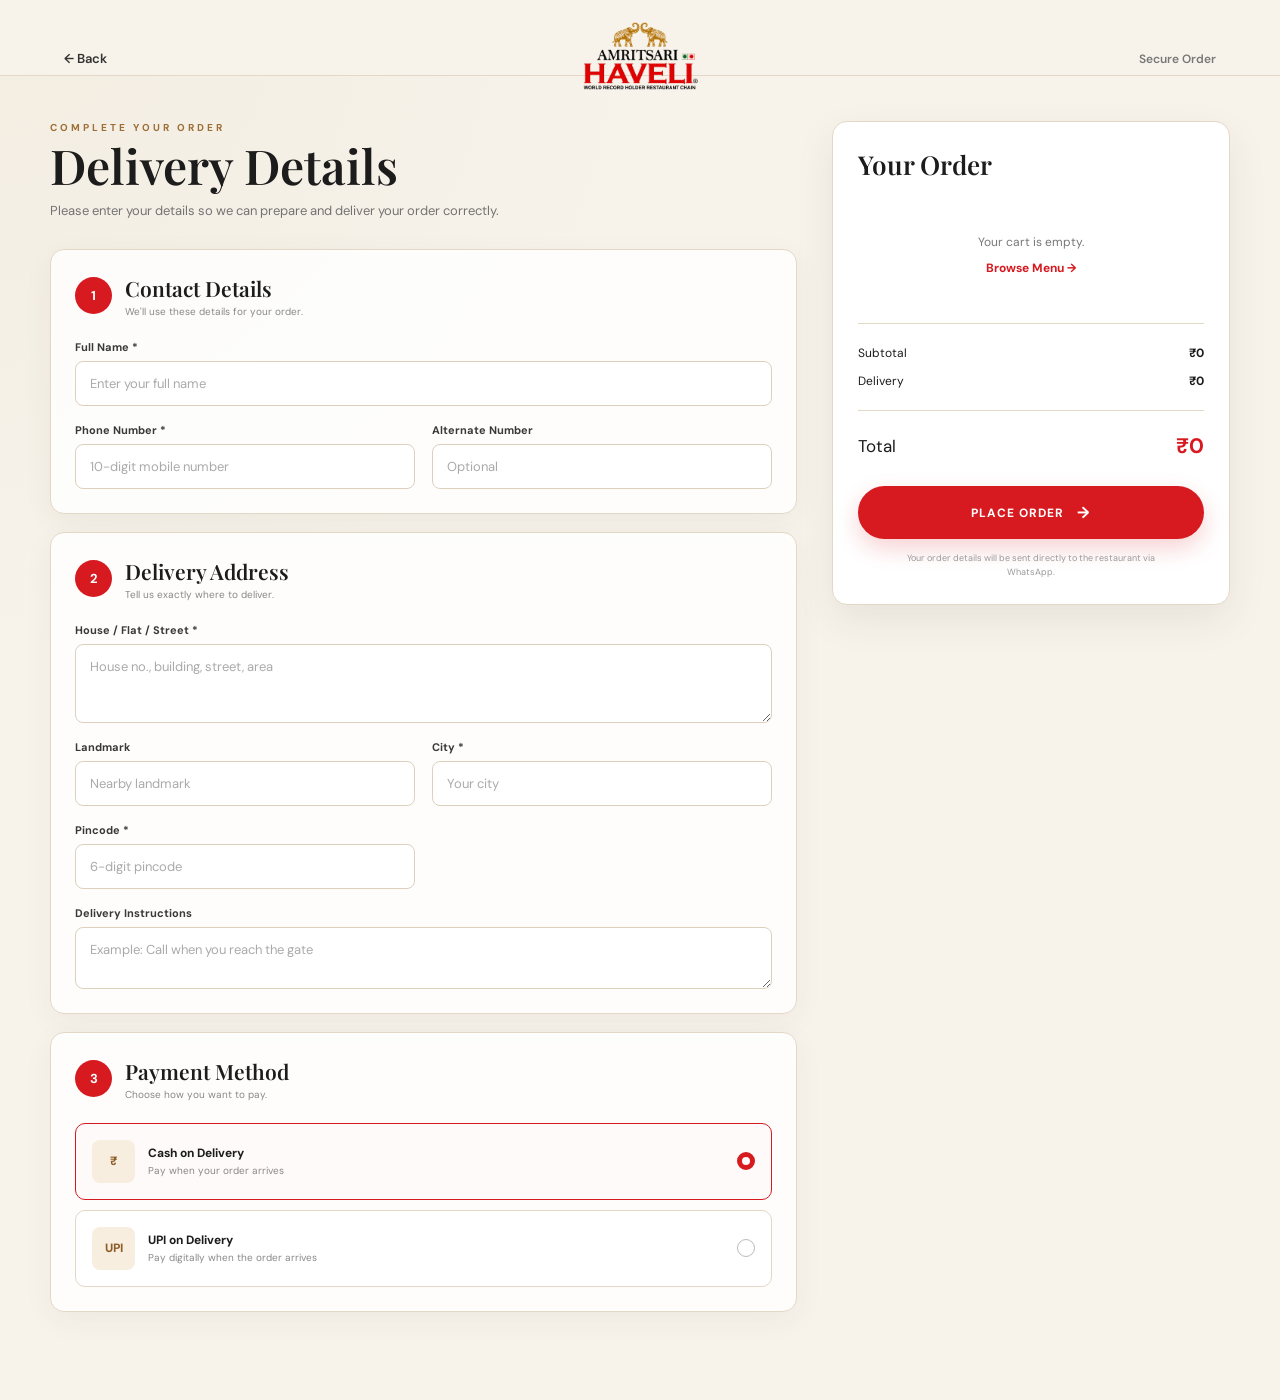
<file: checkout.html>
<!doctype html>
<html lang="en">

<head>
    <meta charset="utf-8">

    <meta
        name="viewport"
        content="width=device-width, initial-scale=1, viewport-fit=cover"
    >

    <title>Checkout — Amritsari Haveli</title>

    <link rel="preconnect" href="https://fonts.googleapis.com">
    <link rel="preconnect" href="https://fonts.gstatic.com" crossorigin>

    <link
        href="https://fonts.googleapis.com/css2?family=DM+Sans:wght@400;500;600;700&family=Playfair+Display:wght@500;600;700&display=swap"
        rel="stylesheet"
    >

    <link rel="stylesheet" href="css/checkout.css">
</head>

<body>

    <!-- HEADER -->
    <header class="checkout-header">

        <a href="index.html" class="back-btn">
            ← Back
        </a>

        <a href="index.html" class="checkout-logo">
            <img
                src="assets/logo/logo-nav.png"
                alt="Amritsari Haveli"
            >
        </a>

        <div class="secure-text">
            Secure Order
        </div>

    </header>


    <!-- PAGE -->
    <main class="checkout-container">

        <!-- LEFT -->
        <section class="checkout-details">

            <div class="checkout-heading">

                <p class="eyebrow">
                    COMPLETE YOUR ORDER
                </p>

                <h1>
                    Delivery Details
                </h1>

                <p>
                    Please enter your details so we can prepare
                    and deliver your order correctly.
                </p>

            </div>


            <form id="checkoutForm">

                <!-- CONTACT -->
                <div class="form-card">

                    <div class="card-title">

                        <span class="number">
                            1
                        </span>

                        <div>
                            <h2>Contact Details</h2>

                            <p>
                                We'll use these details for your order.
                            </p>
                        </div>

                    </div>


                    <div class="form-grid">

                        <div class="field full">

                            <label for="customerName">
                                Full Name *
                            </label>

                            <input
                                type="text"
                                id="customerName"
                                placeholder="Enter your full name"
                                required
                            >

                        </div>


                        <div class="field">

                            <label for="phone">
                                Phone Number *
                            </label>

                            <input
                                type="tel"
                                id="phone"
                                placeholder="10-digit mobile number"
                                maxlength="10"
                                inputmode="numeric"
                                required
                            >

                        </div>


                        <div class="field">

                            <label for="alternatePhone">
                                Alternate Number
                            </label>

                            <input
                                type="tel"
                                id="alternatePhone"
                                placeholder="Optional"
                                maxlength="10"
                                inputmode="numeric"
                            >

                        </div>

                    </div>

                </div>



                <!-- ADDRESS -->
                <div class="form-card">

                    <div class="card-title">

                        <span class="number">
                            2
                        </span>

                        <div>
                            <h2>Delivery Address</h2>

                            <p>
                                Tell us exactly where to deliver.
                            </p>
                        </div>

                    </div>


                    <div class="form-grid">

                        <div class="field full">

                            <label for="address">
                                House / Flat / Street *
                            </label>

                            <textarea
                                id="address"
                                rows="3"
                                placeholder="House no., building, street, area"
                                required
                            ></textarea>

                        </div>


                        <div class="field">

                            <label for="landmark">
                                Landmark
                            </label>

                            <input
                                type="text"
                                id="landmark"
                                placeholder="Nearby landmark"
                            >

                        </div>


                        <div class="field">

                            <label for="city">
                                City *
                            </label>

                            <input
                                type="text"
                                id="city"
                                placeholder="Your city"
                                required
                            >

                        </div>


                        <div class="field">

                            <label for="pincode">
                                Pincode *
                            </label>

                            <input
                                type="text"
                                id="pincode"
                                placeholder="6-digit pincode"
                                maxlength="6"
                                inputmode="numeric"
                                required
                            >

                        </div>


                        <div class="field full">

                            <label for="instructions">
                                Delivery Instructions
                            </label>

                            <textarea
                                id="instructions"
                                rows="2"
                                placeholder="Example: Call when you reach the gate"
                            ></textarea>

                        </div>

                    </div>

                </div>



                <!-- PAYMENT -->
                <div class="form-card">

                    <div class="card-title">

                        <span class="number">
                            3
                        </span>

                        <div>
                            <h2>Payment Method</h2>

                            <p>
                                Choose how you want to pay.
                            </p>
                        </div>

                    </div>


                    <label class="payment-option">

                        <input
                            type="radio"
                            name="payment"
                            value="Cash on Delivery"
                            checked
                        >

                        <span class="payment-icon">
                            ₹
                        </span>

                        <span class="payment-info">

                            <strong>
                                Cash on Delivery
                            </strong>

                            <small>
                                Pay when your order arrives
                            </small>

                        </span>

                        <span class="radio-ui"></span>

                    </label>


                    <label class="payment-option">

                        <input
                            type="radio"
                            name="payment"
                            value="UPI on Delivery"
                        >

                        <span class="payment-icon">
                            UPI
                        </span>

                        <span class="payment-info">

                            <strong>
                                UPI on Delivery
                            </strong>

                            <small>
                                Pay digitally when the order arrives
                            </small>

                        </span>

                        <span class="radio-ui"></span>

                    </label>

                </div>


                <!-- MOBILE PLACE ORDER -->
                <button
                    type="submit"
                    class="place-order mobile-place-order"
                >

                    PLACE ORDER

                    <span>
                        →
                    </span>

                </button>

            </form>

        </section>



        <!-- RIGHT SIDE ORDER SUMMARY -->
        <aside class="order-summary">

            <h2>
                Your Order
            </h2>

            <div
                class="order-items"
                id="checkoutItems"
            ></div>


            <div class="summary-divider"></div>


            <div class="summary-row">

                <span>
                    Subtotal
                </span>

                <strong id="checkoutSubtotal">
                    ₹0
                </strong>

            </div>


            <div class="summary-row">

                <span>
                    Delivery
                </span>

                <strong id="checkoutDelivery">
                    ₹0
                </strong>

            </div>


            <div class="summary-divider"></div>


            <div class="summary-row total-row">

                <span>
                    Total
                </span>

                <strong id="checkoutTotal">
                    ₹0
                </strong>

            </div>


            <button
                type="submit"
                form="checkoutForm"
                class="place-order desktop-place-order"
            >

                PLACE ORDER

                <span>
                    →
                </span>

            </button>


            <p class="whatsapp-note">
                Your order details will be sent directly
                to the restaurant via WhatsApp.
            </p>

        </aside>

    </main>



    <!-- SUCCESS SCREEN -->
    <div
        class="success-modal"
        id="successModal"
    >

        <div class="success-card">

            <div class="success-icon">
                ✓
            </div>

            <h2>
                Order Ready!
            </h2>

            <p>
                We're opening WhatsApp with your complete
                order details.
            </p>

        </div>

    </div>


    <script src="js/checkout.js"></script>

</body>

</html>
</file>
<file: css/checkout.css>
:root {
    --red: #d71920;
    --red-dark: #b9141a;
    --ivory: #f7f3eb;
    --cream: #fffaf3;
    --gold: #b08a45;
    --charcoal: #1c1c1c;
    --brown: #4a2e1f;
    --line: #e3d7c5;

    --serif: 'Playfair Display', Georgia, serif;
    --sans: 'DM Sans', Arial, sans-serif;
}


* {
    box-sizing: border-box;
}


html {
    scroll-behavior: smooth;
}


body {
    margin: 0;

    background:
        radial-gradient(
            circle at top left,
            rgba(176, 138, 69, 0.06),
            transparent 35%
        ),
        var(--ivory);

    color: var(--charcoal);

    font-family: var(--sans);
}


/* =========================
HEADER
========================= */

.checkout-header {
    height: 76px;

    position: sticky;

    top: 0;

    z-index: 20;

    display: grid;

    grid-template-columns:
        1fr
        auto
        1fr;

    align-items: center;

    padding: 0 5%;

    background:
        rgba(247, 243, 235, 0.97);

    backdrop-filter:
        blur(10px);

    border-bottom:
        1px solid var(--line);
}


.checkout-logo img {
    width: 120px;

    display: block;
}


.back-btn {
    justify-self: start;

    color: #333;

    font-size: 13px;

    font-weight: 600;

    text-decoration: none;

    transition: 0.2s;
}


.back-btn:hover {
    color: var(--red);

    transform:
        translateX(-2px);
}


.secure-text {
    justify-self: end;

    color: #777;

    font-size: 12px;

    font-weight: 600;
}


/* =========================
MAIN LAYOUT
========================= */

.checkout-container {
    width: min(
        1180px,
        calc(100% - 40px)
    );

    margin: 45px auto 70px;

    display: grid;

    grid-template-columns:
        minmax(0, 1.5fr)
        minmax(320px, 0.8fr);

    gap: 35px;

    align-items: start;
}


/* =========================
HEADING
========================= */

.checkout-heading {
    margin-bottom: 27px;
}


.eyebrow {
    margin: 0 0 7px;

    color: #9d6e36;

    font-size: 10px;

    font-weight: 700;

    letter-spacing: 3px;
}


.checkout-heading h1 {
    margin: 0;

    font:
        600
        clamp(34px, 5vw, 48px)
        / 1
        var(--serif);
}


.checkout-heading > p:last-child {
    margin: 12px 0 0;

    color: #737373;

    font-size: 13px;

    line-height: 1.6;
}


/* =========================
FORM CARDS
========================= */

.form-card {
    margin-bottom: 18px;

    padding: 24px;

    background:
        rgba(255, 255, 255, 0.84);

    border:
        1px solid var(--line);

    border-radius: 14px;

    box-shadow:
        0 8px 30px
        rgba(65, 44, 18, 0.05);
}


.card-title {
    display: flex;

    align-items: center;

    gap: 13px;

    margin-bottom: 22px;
}


.number {
    width: 37px;

    height: 37px;

    flex-shrink: 0;

    display: grid;

    place-items: center;

    border-radius: 50%;

    background: var(--red);

    color: white;

    font-size: 13px;

    font-weight: 700;
}


.card-title h2 {
    margin: 0;

    font:
        600
        21px
        var(--serif);
}


.card-title p {
    margin: 3px 0 0;

    color: #888;

    font-size: 10px;
}


/* =========================
FIELDS
========================= */

.form-grid {
    display: grid;

    grid-template-columns:
        1fr 1fr;

    gap: 17px;
}


.field {
    display: flex;

    flex-direction: column;

    gap: 7px;
}


.field.full {
    grid-column:
        1 / -1;
}


.field label {
    color: #393939;

    font-size: 11px;

    font-weight: 700;
}


.field input,
.field textarea {
    width: 100%;

    padding:
        13px 14px;

    border:
        1px solid #ddd0bd;

    border-radius: 8px;

    background:
        #fff;

    color: #222;

    font:
        13px
        var(--sans);

    outline: none;

    resize: vertical;

    transition:
        border-color 0.2s,
        box-shadow 0.2s,
        transform 0.2s;
}


.field input:focus,
.field textarea:focus {
    border-color:
        rgba(215, 25, 32, 0.75);

    box-shadow:
        0 0 0 3px
        rgba(215, 25, 32, 0.08);

    transform:
        translateY(-1px);
}


.field input::placeholder,
.field textarea::placeholder {
    color: #aaa;
}


/* =========================
PAYMENT
========================= */

.payment-option {
    position: relative;

    display: flex;

    align-items: center;

    gap: 13px;

    margin-top: 10px;

    padding: 16px;

    background: #fff;

    border:
        1px solid var(--line);

    border-radius: 10px;

    cursor: pointer;

    transition: 0.2s;
}


.payment-option:hover {
    border-color:
        #ccb083;

    transform:
        translateY(-1px);
}


.payment-option input {
    position: absolute;

    opacity: 0;

    pointer-events: none;
}


.payment-icon {
    width: 43px;

    height: 43px;

    display: grid;

    place-items: center;

    border-radius: 8px;

    background:
        #f7eee0;

    color:
        #8e5d25;

    font-size: 12px;

    font-weight: 800;
}


.payment-info {
    display: flex;

    flex: 1;

    flex-direction: column;

    gap: 3px;
}


.payment-info strong {
    font-size: 12px;
}


.payment-info small {
    color: #888;

    font-size: 10px;
}


.radio-ui {
    width: 18px;

    height: 18px;

    position: relative;

    border:
        1px solid #bbb;

    border-radius: 50%;
}


.payment-option input:checked ~ .radio-ui {
    border:
        5px solid var(--red);
}


.payment-option:has(input:checked) {
    border-color:
        var(--red);

    background:
        #fffafa;
}


/* =========================
ORDER SUMMARY
========================= */

.order-summary {
    position: sticky;

    top: 100px;

    padding: 25px;

    background: #fff;

    border:
        1px solid var(--line);

    border-radius: 15px;

    box-shadow:
        0 15px 40px
        rgba(56, 38, 15, 0.08);
}


.order-summary h2 {
    margin:
        0 0 20px;

    font:
        600
        26px
        var(--serif);
}


.checkout-item {
    display: grid;

    grid-template-columns:
        66px
        1fr
        auto;

    gap: 12px;

    align-items: center;

    padding:
        12px 0;

    border-bottom:
        1px solid #eee5d9;
}


.checkout-item:last-child {
    border-bottom: 0;
}


.checkout-item img {
    width: 66px;

    height: 58px;

    object-fit: cover;

    border-radius: 7px;
}


.checkout-item h3 {
    margin:
        0 0 4px;

    font:
        600
        13px
        var(--serif);
}


.checkout-item p {
    margin: 0;

    color: #858585;

    font-size: 10px;
}


.item-total {
    color:
        var(--red);

    font-size: 12px;

    font-weight: 800;
}


.summary-divider {
    height: 1px;

    margin:
        15px 0;

    background:
        var(--line);
}


.summary-row {
    display: flex;

    justify-content:
        space-between;

    padding:
        6px 0;

    font-size: 12px;
}


.summary-row strong {
    font-weight: 700;
}


.total-row {
    align-items: center;

    font-size: 17px;
}


.total-row strong {
    color:
        var(--red);

    font-size: 21px;
}


/* =========================
PLACE ORDER
========================= */

.place-order {
    width: 100%;

    margin-top: 20px;

    padding:
        16px 22px;

    display: flex;

    align-items: center;

    justify-content:
        center;

    gap: 13px;

    border: 0;

    border-radius: 999px;

    background:
        var(--red);

    color: #fff;

    font:
        700
        12px
        var(--sans);

    letter-spacing:
        1px;

    cursor: pointer;

    box-shadow:
        0 9px 23px
        rgba(215, 25, 32, 0.2);

    transition:
        transform 0.2s,
        background 0.2s,
        box-shadow 0.2s;
}


.place-order:hover {
    background:
        var(--red-dark);

    transform:
        translateY(-2px);

    box-shadow:
        0 12px 27px
        rgba(215, 25, 32, 0.26);
}


.place-order span {
    font-size: 16px;

    transition:
        transform 0.2s;
}


.place-order:hover span {
    transform:
        translateX(4px);
}


.whatsapp-note {
    margin:
        13px auto 0;

    max-width: 270px;

    color: #999;

    text-align: center;

    font-size: 9px;

    line-height: 1.5;
}


.mobile-place-order {
    display: none;
}


/* =========================
EMPTY CART
========================= */

.empty-checkout {
    padding:
        32px 12px;

    text-align: center;

    color: #777;

    font-size: 12px;
}


.empty-checkout a {
    display:
        inline-block;

    margin-top:
        10px;

    color:
        var(--red);

    font-weight:
        700;

    text-decoration:
        none;
}


/* =========================
SUCCESS
========================= */

.success-modal {
    position: fixed;

    inset: 0;

    z-index: 100;

    display: none;

    align-items: center;

    justify-content: center;

    padding: 20px;

    background:
        rgba(0, 0, 0, 0.65);

    backdrop-filter:
        blur(4px);
}


.success-modal.open {
    display: flex;
}


.success-card {
    width:
        min(390px, 100%);

    padding:
        35px 28px;

    background: var(--ivory);

    border-radius: 17px;

    text-align: center;

    animation:
        popIn 0.3s ease;
}


.success-icon {
    width: 65px;

    height: 65px;

    margin:
        0 auto 17px;

    display: grid;

    place-items: center;

    border-radius: 50%;

    background:
        #2e8d4c;

    color: white;

    font-size: 28px;
}


.success-card h2 {
    margin:
        0 0 8px;

    font:
        600
        30px
        var(--serif);
}


.success-card p {
    margin: 0;

    color: #777;

    font-size: 12px;

    line-height: 1.6;
}


@keyframes popIn {

    from {
        opacity: 0;

        transform:
            translateY(12px)
            scale(0.97);
    }

    to {
        opacity: 1;

        transform:
            translateY(0)
            scale(1);
    }

}


/* =========================
TABLET
========================= */

@media (max-width: 850px) {

    .checkout-container {
        grid-template-columns:
            1fr;

        max-width: 650px;
    }


    .order-summary {
        position: static;

        order: -1;
    }


    .desktop-place-order {
        display: none;
    }


    .mobile-place-order {
        display: flex;
    }

}


/* =========================
MOBILE
========================= */

@media (max-width: 560px) {

    .checkout-header {
        height: 64px;

        padding:
            0 17px;
    }


    .checkout-logo img {
        width: 92px;
    }


    .secure-text {
        font-size: 9px;
    }


    .back-btn {
        font-size: 11px;
    }


    .checkout-container {
        width:
            calc(100% - 28px);

        margin:
            25px auto 45px;

        gap: 18px;
    }


    .checkout-heading h1 {
        font-size: 34px;
    }


    .checkout-heading > p:last-child {
        font-size: 11px;
    }


    .form-card {
        padding:
            18px 15px;

        border-radius: 11px;
    }


    .form-grid {
        grid-template-columns:
            1fr;
    }


    .field.full {
        grid-column: auto;
    }


    .card-title h2 {
        font-size: 19px;
    }


    .order-summary {
        padding:
            18px 15px;

        border-radius: 11px;
    }


    .order-summary h2 {
        font-size: 23px;
    }


    .checkout-item {
        grid-template-columns:
            58px
            1fr
            auto;
    }


    .checkout-item img {
        width: 58px;

        height: 52px;
    }

}
</file>
